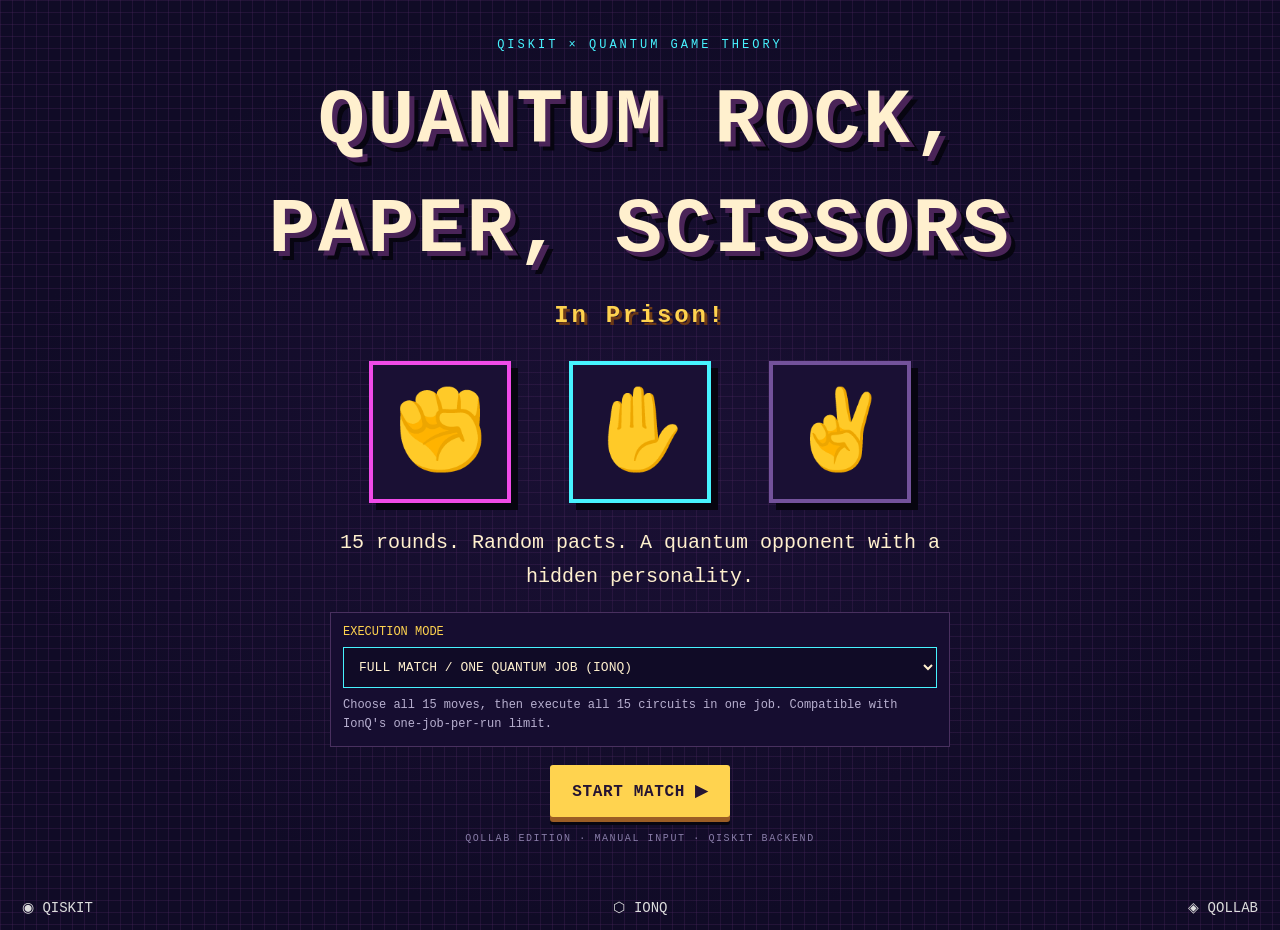
<file: QOLLAB_EDITION-quantum-rock-paper-scissors-2-v1.1/index.html>
<head>
<link rel="stylesheet" href="main.css">
<script type="module" src="main.js"></script>
</head>
<body>
<section id="intro" class="screen active">
  <div class="intro-content">
    <div class="eyebrow">QISKIT × QUANTUM GAME THEORY</div>
    <h1 class="title">QUANTUM ROCK, PAPER, SCISSORS<br><div class="shoot">In Prison!</div></h1>
    <div class="cards" aria-label="Piedra, papel y tijeras">
      <div class="iconcard">✊</div><div class="iconcard">✋</div><div class="iconcard">✌</div>
    </div>
    <p class="sub">15 rounds. Random pacts. A quantum opponent with a hidden personality.</p>
    <div class="mode-picker">
      <label for="executionMode">EXECUTION MODE</label>
      <select id="executionMode">
        <option value="batch" selected>FULL MATCH / ONE QUANTUM JOB (IONQ)</option>
        <option value="live">ROUND BY ROUND / LOCAL SIMULATORS</option>
      </select>
      <p id="modeHelp">Choose all 15 moves, then execute all 15 circuits in one job. Compatible with IonQ's one-job-per-run limit.</p>
    </div>
    <button class="arcade" id="start">START MATCH ▶</button>
    <div class="start-note">QOLLAB EDITION · MANUAL INPUT · QISKIT BACKEND</div>
  </div>
  <div class="sponsors"><span>◉ QISKIT</span><span>⬡ IONQ</span><span>◈ QOLLAB</span></div>
</section>

<section id="game" class="screen">
  <header class="head">
    <div class="player">
      <div class="avatar">🧑🏻‍🚀</div><div><strong>PLAYER 1</strong><div class="score">POINTS: <b id="ps">0</b></div></div>
    </div>
    <h1 class="game-title">VS.</h1>
    <div class="player bot">
      <div><strong>Q-BOT</strong><div class="score">POINTS: <b id="bs">0</b></div></div><div class="avatar">🤖</div>
    </div>
  </header>

  <section id="qaAgreementPanel" class="agreement-panel">
    <div class="agreement-main">
      <div class="agreement-symbol" id="agreementEmoji">🎲</div>
      <div><div class="agreement-label">PACT / CURRENT AGREEMENT</div><div class="agreement-name" id="agreementName">LOADING…</div><div class="muted" id="agreementRound">A new pact is selected at random each round.</div></div>
    </div>
    <div class="agreement-actions" id="agreementActions">
      <div class="action-chip coop"><strong>COOPERATE</strong><span>Match the agreement.</span></div>
      <div class="action-chip betray"><strong>BETRAY</strong><span>Beat the agreement.</span></div>
      <div class="action-chip neutral"><strong>NEUTRAL</strong><span>Lose to the agreement.</span></div>
    </div>
    <div class="scoring-note">SCORING: mutual cooperation +3 each · mutual betrayal +1 each · if at least one betrays, winner gets +5 · all other outcomes 0.</div>
  </section>

  <div class="grid">
    <section>
      <h2 class="section"><span class="cyan">01A /</span> PLAYER 1 DECISION</h2>
      <div class="frame playerframe">
        <div class="moves">
          <div><button class="move" data-m="rock" aria-label="Choose rock">✊</button><div class="move-label">ROCK</div></div>
          <div><button class="move" data-m="paper" aria-label="Choose paper">✋</button><div class="move-label">PAPER</div></div>
          <div><button class="move" data-m="scissors" aria-label="Choose scissors">✌</button><div class="move-label">SCISSORS</div></div>
        </div>
        <div class="character" id="playerCharacter">🧑🏻‍🚀</div>
        <div class="prob">
          <div class="cyan prob-heading">Q-BOT<br>POLICY</div>
          <div class="prob-label">COOP.</div><div class="bar"><span id="pcBar"></span></div><div class="pct" id="pcPct">33.3%</div>
          <div class="prob-label">BETRAY</div><div class="bar betrayal-bar"><span id="ptBar"></span></div><div class="pct" id="ptPct">33.3%</div>
          <div class="prob-label">NEUTRAL</div><div class="bar neutral-bar"><span id="pnBar"></span></div><div class="pct" id="pnPct">33.3%</div>
        </div>
        <div class="playerstatus">PLAYER 1<span id="playerState">Choose a symbol</span></div>
      </div>
    </section>

    <section>
      <h2 class="section"><span class="cyan">01B /</span> QUANTUM OPPONENT</h2>
      <div class="frame botframe">
        <div class="robot">🤖</div><div class="botname">Q-BOT 3000</div>
        <div class="botstate" id="botState">PERSONALITY UNKNOWN</div>
        <div class="machine-move" id="machineMove">AWAITING MEASUREMENT</div>
        <div class="measurement" id="measurementState">Measurement: —</div>
        <div class="status-pill" id="backendStatus">QISKIT BACKEND READY</div>
      </div>
    </section>

    <section class="historypanel">
      <h2 class="section"><span class="pink">04 /</span> ROUND HISTORY</h2>
      <div class="historyframe">
        <table class="historytable">
          <thead><tr><th>RND</th><th>PACT</th><th>PLAYER</th><th>Q-BOT</th><th>PTS P/B</th></tr></thead>
          <tbody id="historyBody"><tr><td colspan="5" class="empty-row">No rounds yet.</td></tr></tbody>
        </table>
      </div>
    </section>
  </div>

  <section class="circuit-section">
    <div class="circuit-header"><h2 class="section"><span class="cyan">02 /</span> THE QUANTUM DECISION CIRCUIT</h2><span class="circuit-tag">2 QUBITS · 1 SHOT / CIRCUIT</span></div>
    <p class="circuit-intro">The circuit encodes the current policy as amplitudes. Measurement returns a two-bit state: <b>|00⟩ = rock</b>, <b>|01⟩ = paper</b>, <b>|10⟩ = scissors</b>. State |11⟩ has zero ideal amplitude; on a noisy backend it is handled with a documented fallback.</p>
    <div id="circuitDiagram" class="circuit-diagram" aria-label="Circuit gate sequence"></div>
    <div class="circuit-math" id="circuitMath">θ and φ are calculated from Q-BOT's current symbol probabilities.</div>
  </section>

  <section class="stats-section">
    <h2 class="section">03 / STRATEGY HISTORY</h2>
    <div class="statsframe"><div class="statsheading">PLAYER ACTIONS</div><div class="dots" id="playerDots"></div><div class="statsheading">Q-BOT ACTIONS</div><div class="dots" id="botDots"></div></div>
  </section>

  <div class="bottom">
    <div class="hint" id="roundLabel">ROUND 1 / 15 — Choose your move</div>
    <div class="bottom-actions">
      <button class="arcade secondary" id="newAgreement" type="button" hidden>SKIP AGREEMENT ↻</button>
      <button class="arcade" id="runBatch" type="button" hidden>EXECUTE QUANTUM MATCH ▶</button>
      <button class="arcade" id="finishMatch" type="button" hidden>GUESS Q-BOT ▸</button>
      <button class="arcade secondary" id="backToIntro" type="button">NEW MATCH</button>
    </div>
  </div>
  <div id="notice" class="notice" role="status" aria-live="polite">Ready. Choose an action for the current agreement.</div>
</section>

<section id="ending" class="screen ending-screen">
  <div class="eyebrow">MATCH COMPLETE</div>
  <h1 class="endtitle" id="endtitle">15 ROUNDS COMPLETE</h1>
  <div class="endscore" id="endscore"></div>
  <div class="guess-panel" id="guessPanel">
    <div class="guess-title">FINAL TEST / GUESS THE SECRET PERSONALITY</div>
    <p>What strategy did Q-BOT follow throughout the match?</p>
    <div class="guess-options">
      <button class="arcade" data-personality="indiferente">INDIFFERENT</button>
      <button class="arcade" data-personality="reciproco">RECIPROCAL</button>
      <button class="arcade" data-personality="rencoroso">RESENTFUL</button>
    </div>
    <div id="guessResult" role="status" aria-live="polite">Correct guess: +15 bonus points.</div>
  </div>
  <button class="arcade" id="restart">PLAY AGAIN ▶</button>
</section>
</body>
</file>
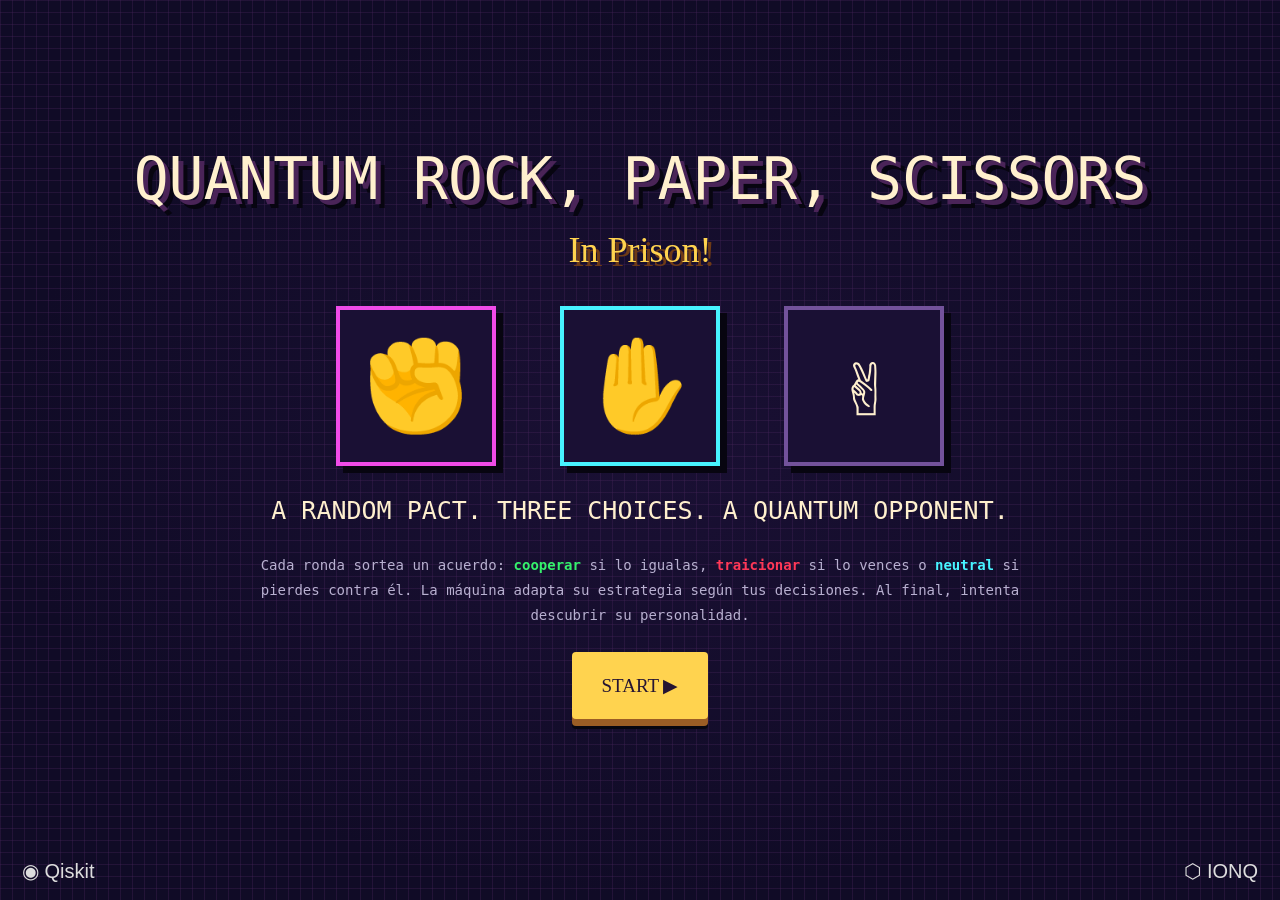
<file: quantum_arcade.html>
<!doctype html>
<html lang="es">

<head>
  <meta charset="utf-8">
  <meta name="viewport" content="width=device-width,initial-scale=1">
  <title>Quantum Arcade</title>
  <style>
    :root {
      --bg: #100b26;
      --cream: #fff0ce;
      --pink: #f04be8;
      --cyan: #47f3ff;
      --yellow: #ffd34f;
      --green: #35f16c;
      --red: #ff3857
    }

    * {
      box-sizing: border-box
    }

    body {
      margin: 0;
      background: #100b26;
      color: var(--cream);
      font-family: 'Share Tech Mono', monospace;
      background-image: linear-gradient(90deg, #48265c55 1px, transparent 1px), linear-gradient(#48265c55 1px, transparent 1px), radial-gradient(ellipse, #1a1034 0, #100b26 70%);
      background-size: 12px 12px, 12px 12px, auto
    }

    button {
      cursor: pointer;
      font: inherit
    }

    button:focus-visible {
      outline: 3px solid white
    }

    h1,
    h2,
    .pixel {
      font-family: 'Press Start 2P', monospace;
      line-height: 1.7;
      font-weight: 400
    }

    .screen {
      display: none;
      min-height: 100vh;
      position: relative;
      padding: 24px
    }

    .screen.active {
      display: flex
    }

    #intro,
    #ending {
      align-items: center;
      justify-content: center;
      text-align: center;
      flex-direction: column
    }

    #intro {
      padding-bottom: 75px
    }

    .title {
      font-size: clamp(24px, 5.5vw, 58px);
      text-shadow: 5px 5px #4a2458, 9px 9px #070510;
      margin: 0
    }

    .shoot {
      font: clamp(22px, 3vw, 36px) 'Press Start 2P';
      color: var(--yellow);
      text-shadow: 4px 4px #6e3a16;
      margin: 0 0 35px
    }

    .cards {
      display: flex;
      gap: clamp(14px, 5vw, 68px);
      justify-content: center;
      margin-bottom: 30px
    }

    .iconcard {
      width: clamp(100px, 13vw, 160px);
      aspect-ratio: 1;
      border: 4px solid var(--pink);
      box-shadow: 7px 7px #070510;
      background: #1a1034;
      display: grid;
      place-items: center;
      font-size: clamp(55px, 7vw, 88px)
    }

    .iconcard:nth-child(2) {
      border-color: var(--cyan)
    }

    .iconcard:nth-child(3) {
      border-color: #73529b
    }

    .sub {
      font-size: clamp(16px, 2.2vw, 25px);
      margin: 12px 0 28px
    }

    .arcade {
      font: clamp(13px, 1.7vw, 19px) 'Press Start 2P';
      padding: 22px 30px;
      border: 0;
      border-radius: 4px;
      background: var(--yellow);
      color: #251432;
      box-shadow: 0 7px #9b5d25, 0 10px #070510
    }

    .arcade:active {
      transform: translateY(5px);
      box-shadow: 0 2px #9b5d25
    }

    .sponsors {
      position: absolute;
      bottom: 17px;
      left: 22px;
      right: 22px;
      display: flex;
      justify-content: space-between;
      font: 20px Arial;
      color: #ddd
    }

    #game {
      flex-direction: column;
      gap: 18px;
      background: #100b26dd
    }

    .head {
      display: grid;
      grid-template-columns: 1fr auto 1fr;
      align-items: center;
      gap: 16px
    }

    .player {
      border: 3px solid var(--pink);
      padding: 8px 12px;
      display: flex;
      gap: 12px;
      align-items: center;
      box-shadow: 0 0 15px #f04be833
    }

    .player.bot {
      border-color: var(--cyan);
      justify-content: flex-end;
      text-align: right;
      box-shadow: 0 0 15px #47f3ff33
    }

    .avatar {
      width: 52px;
      height: 52px;
      display: grid;
      place-items: center;
      font-size: 31px;
      background: #251344;
      border: 2px solid currentColor
    }

    .player strong {
      font: clamp(9px, 1vw, 14px) 'Press Start 2P';
      color: var(--pink);
      line-height: 1.8
    }

    .bot strong {
      color: var(--cyan)
    }

    .score {
      font-size: 18px
    }

    .game-title {
      font-size: clamp(12px, 2.2vw, 27px);
      text-align: center;
      white-space: nowrap;
      text-shadow: 3px 3px #632c8a;
      margin: 0
    }

    .grid {
      display: grid;
      grid-template-columns: 1.08fr .9fr 1.08fr;
      gap: 18px
    }

    .section {
      font: clamp(9px, 1.1vw, 14px) 'Press Start 2P';
      margin: 0 0 10px;
      line-height: 1.8
    }

    .cyan {
      color: var(--cyan)
    }

    .pink {
      color: var(--pink)
    }

    .frame {
      height: 330px;
      border: 2px solid var(--cyan);
      padding: 12px;
      background: #1a1034e8
    }

    .playerframe {
      border-color: var(--pink);
      display: grid;
      grid-template-columns: 64px 1fr 75px;
      gap: 8px;
      align-items: center
    }

    .moves {
      display: grid;
      gap: 9px
    }

    .move {
      width: 58px;
      height: 58px;
      background: #10102b;
      border: 2px solid var(--cyan);
      color: white;
      font-size: 32px;
      box-shadow: 0 0 9px #47f3ff44
    }

    .move.selected,
    .move:hover {
      outline: 2px solid var(--pink);
      background: #35204f
    }

    .move-label {
      text-align: center;
      font-size: 13px
    }

    .character {
      text-align: center;
      font-size: clamp(60px, 7vw, 100px);
      filter: drop-shadow(4px 4px #6a347b)
    }

    .prob {
      text-align: center;
      font-size: 13px;
      line-height: 1.5
    }

    .pct {
      font-size: 21px;
      margin-top: 6px
    }

    .playerstatus {
      grid-column: 1/4;
      text-align: center;
      font: 12px 'Press Start 2P';
      line-height: 1.8
    }

    .playerstatus span {
      display: block;
      color: var(--pink)
    }

    .botframe {
      display: flex;
      flex-direction: column;
      justify-content: center;
      align-items: center;
      text-align: center
    }

    .robot {
      font-size: clamp(85px, 10vw, 135px);
      filter: drop-shadow(0 0 15px #47f3ff66)
    }

    .botname {
      font: clamp(10px, 1.2vw, 15px) 'Press Start 2P';
      margin-top: 8px
    }

    .botstate {
      color: var(--cyan);
      margin-top: 8px;
      font-size: 15px
    }

    .historyframe {
      height: 330px;
      border: 2px solid var(--pink);
      background: #1a1034e8;
      overflow: auto;
      padding: 6px
    }

    .historytable {
      width: 100%;
      border-collapse: collapse;
      font-size: clamp(11px, .95vw, 14px)
    }

    .historytable th {
      text-align: left;
      font-weight: normal;
      border-bottom: 1px solid #6c357a;
      padding: 8px 3px
    }

    .historytable td {
      padding: 10px 3px;
      border-bottom: 1px solid #38204e;
      white-space: nowrap
    }

    .won {
      color: var(--cyan)
    }

    .lost {
      color: var(--pink)
    }

    .draw {
      color: var(--yellow)
    }

    .statsframe {
      border: 2px solid var(--cyan);
      padding: 13px 17px;
      max-width: 800px;
      background: #1a1034e8
    }

    .statsheading {
      font-size: 15px;
      margin-bottom: 10px
    }

    .dots {
      display: flex;
      gap: 9px;
      flex-wrap: wrap;
      margin: 8px 0
    }

    .dot {
      width: 16px;
      height: 16px;
      background: #50305f
    }

    .dot.win {
      background: var(--green);
      box-shadow: 0 0 7px #35f16c66
    }

    .dot.loss {
      background: var(--red);
      box-shadow: 0 0 7px #ff385766
    }

    .dot.tie {
      background: var(--yellow)
    }

    .bottom {
      display: flex;
      justify-content: space-between;
      align-items: center;
      gap: 12px;
      flex-wrap: wrap
    }

    .bottom .arcade {
      font-size: 11px;
      padding: 15px 17px
    }

    .hint {
      color: #b8b0d0
    }

    .endtitle {
      font-size: clamp(21px, 4.8vw, 52px);
      text-shadow: 5px 5px #4a2458, 8px 8px #070510
    }

    .endscore {
      color: var(--cyan);
      font-size: 19px;
      line-height: 2
    }

    @media(max-width:950px) {
      .grid {
        grid-template-columns: 1fr 1fr
      }

      .historypanel {
        grid-column: 1/-1
      }

      .historyframe {
        height: 230px
      }

      .head {
        grid-template-columns: 1fr auto 1fr
      }

      .avatar {
        width: 40px;
        height: 40px;
        font-size: 25px
      }

      .player {
        padding: 6px
      }

      .score {
        font-size: 14px
      }
    }

    @media(max-width:620px) {
      .screen {
        padding: 12px
      }

      .head {
        grid-template-columns: 1fr 1fr
      }

      .game-title {
        grid-column: 1/-1;
        grid-row: 1
      }

      .player {
        grid-row: 2
      }

      .grid {
        grid-template-columns: 1fr
      }

      .historypanel {
        grid-column: auto
      }

      .frame {
        height: 300px
      }

      .historyframe {
        height: 230px
      }

      .character {
        font-size: 70px
      }

      .robot {
        font-size: 95px
      }

      .sponsors {
        font-size: 14px
      }

      .dot {
        width: 13px;
        height: 13px
      }

      .dots {
        gap: 6px
      }
    }
  </style>
</head>

<body>
  <section id="intro" class="screen active">
    <div>
      <h1 class="title">QUANTUM ROCK, PAPER, SCISSORS<br><div class="shoot">In Prison!</div></h1>
      
      <div class="cards">
        <div class="iconcard">✊</div>
        <div class="iconcard">✋</div>
        <div class="iconcard">✌</div>
      </div>
      <p class="sub">Make your move, test your luck</p><button class="arcade" id="start">START ▶</button>
    </div>
    <div class="sponsors"><span>◉ Qiskit</span><span>⬡ IONQ</span></div>
  </section>
  <section id="game" class="screen">
    <header class="head">
      <div class="player">
        <div class="avatar">🧑🏻‍🚀</div>
        <div><strong>PLAYER 1</strong>
          <div class="score">Score: <b id="ps">0</b></div>
        </div>
      </div>
      <h1 class="game-title">VS</h1>
      <div class="player bot">
        <div><strong>Q-BOT</strong>
          <div class="score">Score: <b id="bs">0</b></div>
        </div>
        <div class="avatar">🤖</div>
      </div>
    </header>
    <div class="grid">
      <section>
        <h2 class="section"><span class="cyan">01A /</span> PLAYER 1 CHARACTER</h2>
        <div class="frame playerframe">
          <div class="moves">
            <div><button class="move" data-m="rock">✊</button>
              <div class="move-label">ROCK</div>
            </div>
            <div><button class="move" data-m="paper">✋</button>
              <div class="move-label">PAPER</div>
            </div>
            <div><button class="move" data-m="scissors">✌</button>
              <div class="move-label">SCISSORS</div>
            </div>
          </div>
          <div class="character">🧑🏻‍🚀</div>
          <div class="prob">
            <div class="cyan" style="font-size:24px">％</div>QUANTUM<br>PROBABILITY<div class="pct" id="pr">33%</div>
            <div class="pct" id="pp">33%</div>
            <div class="pct" id="pt">33%</div>
          </div>
          <div class="playerstatus">PLAYER 1<span id="state">READY</span></div>
        </div>
      </section>
      <section>
        <h2 class="section"><span class="cyan">01B /</span> Q-BOT OPPONENT</h2>
        <div class="frame botframe">
          <div class="robot">🤖</div>
          <div class="botname">Q-BOT 3000</div>
          <div class="botstate" id="botstate">ACTIVE / THINKING</div>
        </div>
      </section>
      <section class="historypanel">
        <h2 class="section"><span class="pink">04 /</span> ROUND HISTORY</h2>
        <div class="historyframe">
          <table class="historytable">
            <thead>
              <tr>
                <th>ROUND</th>
                <th>YOU vs Q-BOT</th>
                <th>RESULT</th>
              </tr>
            </thead>
            <tbody id="hist"></tbody>
          </table>
        </div>
      </section>
    </div>
    <section>
      <h2 class="section">STATS</h2>
      <div class="statsframe">
        <div class="statsheading">RECENT PERFORMANCE:</div>
        <div class="dots" id="pdots"></div>
        <div class="dots" id="bdots"></div>
      </div>
    </section>
    <div class="bottom">
      <div class="hint" id="roundlabel">ROUND 1 / 15 — Choose your move</div>
      <div><button class="arcade" id="cameraToggle" style="font-size:10px;padding:12px 14px">CAMERA: OFF</button>
        <button class="arcade" id="end">END GAME ▸</button></div>
    </div>
    <div id="integrationPanel"
      style="border:1px solid #49305f;background:#160d30;padding:12px;margin-top:2px;font-size:13px">
      <b style="color:var(--cyan)">INTEGRATION STATUS</b>
      <span id="integrationStatus">Gesture model: not connected · Qiskit backend: demo mode</span>
      <video id="gestureVideo" autoplay playsinline muted
        style="display:none;width:180px;max-width:100%;margin-top:10px;border:1px solid var(--cyan)"></video>
      <div style="margin-top:6px;color:#b8b0d0"></div>
    </div>
  </section>
  <section id="ending" class="screen">
    <h1 class="endtitle" id="endtitle">CONGRATULATIONS!<br>YOU WIN!</h1>
    <div class="endscore" id="endscore"></div><button class="arcade" id="restart">RESTART ▶</button>
  </section>
  <script>
    /*
     * QUANTUM ARCADE — PUNTOS DE INTEGRACIÓN
     * 1) Cámara + modelo de gestos.
     * 2) Backend de Qiskit.
     * 3) Reglas/estrategia del hackathon.
     * 4) Interfaz: actualiza marcador, historial y Recent Performance.
     */
    (() => {
      "use strict";
      const CONFIG = {
        TOTAL_ROUNDS: 15,
        // UNIR- Completar
        QUANTUM_API_URL: "",
        // UNIR- Completar
        GESTURE_API_URL: "",

        USE_DEMO_OPPONENT: true
      };

      const MOVES = {
        rock: { label: "ROCK", emoji: "✊", oneHot: "100" },
        paper: { label: "PAPER", emoji: "✋", oneHot: "010" },
        scissors: { label: "SCISSORS", emoji: "✌", oneHot: "001" }
      };
      const ORDER = ["rock", "paper", "scissors"];
      let round = 0, playerScore = 0, botScore = 0;
      let history = [], playerRecent = [], botRecent = [], previousPlayerMoves = [];
      let cameraStream = null, gestureTimer = null, lastDetectedGesture = null;
      const $ = id => document.getElementById(id);
      let roundAudioContext = null;

      function desbloquearAudioRonda() {
        const AudioContextClass =
          window.AudioContext || window.webkitAudioContext;

        if (!AudioContextClass) return;

        if (!roundAudioContext) {
          roundAudioContext = new AudioContextClass();
        }

        if (roundAudioContext.state === "suspended") {
          roundAudioContext.resume().catch(() => {});
        }
      }

      function sonidoRonda() {
        desbloquearAudioRonda();

        const ctx = roundAudioContext;
        if (!ctx || ctx.state !== "running") return;

        const ahora = ctx.currentTime;
        const tono = ctx.createOscillator();
        const volumen = ctx.createGain();

        // Sonido breve de estilo arcade.
        tono.type = "square";
        tono.frequency.setValueAtTime(740, ahora);
        tono.frequency.exponentialRampToValueAtTime(
          520, ahora + 0.085
        );

        volumen.gain.setValueAtTime(0.0001, ahora);
        volumen.gain.exponentialRampToValueAtTime(
          0.045, ahora + 0.008
        );
        volumen.gain.exponentialRampToValueAtTime(
          0.0001, ahora + 0.11
        );

        tono.connect(volumen);
        volumen.connect(ctx.destination);

        tono.start(ahora);
        tono.stop(ahora + 0.12);
      }
      function showScreen(id) {
        document.querySelectorAll(".screen").forEach(s => s.classList.remove("active"));
        $(id).classList.add("active");
        window.scrollTo(0, 0);
      }

      // ===================== 1: MODELO DE GESTOS =====================
      // Solo abre la cámara. 
      function decodeOneHot(value) {
        const normalized = String(value).replace(/[^01]/g, "");
        if (normalized === "100") return "rock";
        if (normalized === "010") return "paper";
        if (normalized === "001") return "scissors";
        return null;
      }

      async function startGestureRecognition() {
        /*
         * INSERTAR AQUÍ la inicialización del modelo 
         */
        if (!navigator.mediaDevices?.getUserMedia) {
          setIntegrationStatus("Este navegador no permite cámara aquí. Usa localhost o HTTPS.");
          return;
        }
        try {
          cameraStream = await navigator.mediaDevices.getUserMedia({ video: { facingMode: "user" }, audio: false });
          $("gestureVideo").srcObject = cameraStream;
          $("gestureVideo").style.display = "block";
          $("cameraToggle").textContent = "CAMERA: ON";
          setIntegrationStatus("Cámara activa; reconocimiento de gestos pendiente.");
          // TODO [COMPAÑERO VISIÓN]: iniciar aquí con $("gestureVideo").
        } catch (error) {
          setIntegrationStatus("No se pudo abrir la cámara: " + (error.message || "permiso denegado"));
        }
      }

      function onGestureDetected(gesture) {
        // Punto de entrada para el módulo de visión.
        const move = MOVES[gesture] ? gesture : decodeOneHot(gesture);
        if (!move || move === lastDetectedGesture) return;
        lastDetectedGesture = move;
        play(move, "camera");
        // que la mano volvió a una posición neutral y pueda aceptar otro gesto.
      }
      function rearmGestureInput() { lastDetectedGesture = null; }

      function stopGestureRecognition() {
        if (gestureTimer) { clearInterval(gestureTimer); gestureTimer = null; }
        if (cameraStream) cameraStream.getTracks().forEach(track => track.stop());
        cameraStream = null;
        $("gestureVideo").srcObject = null;
        $("gestureVideo").style.display = "none";
        $("cameraToggle").textContent = "CAMERA: OFF";
        setIntegrationStatus("Cámara apagada.");
        rearmGestureInput();
      }

      // ===================== 2: BACKEND QISKIT =====================

      async function requestQuantumMove(playerMove) {
        if (CONFIG.USE_DEMO_OPPONENT || !CONFIG.QUANTUM_API_URL) {
          return demoOpponentMove();
        }
        const response = await fetch(CONFIG.QUANTUM_API_URL, {
          method: "POST",
          headers: { "Content-Type": "application/json" },
          body: JSON.stringify({
            round: round + 1,
            player_move: playerMove,
            player_one_hot: MOVES[playerMove].oneHot,
            previous_player_moves: previousPlayerMoves,
            player_score: playerScore,
            bot_score: botScore
          })
        });
        if (!response.ok) throw new Error("Backend Qiskit respondió HTTP " + response.status);
        const data = await response.json();
        if (!MOVES[data.bot_move]) throw new Error("Respuesta Qiskit inválida: falta bot_move válido.");
        return { ...data, bot_move: data.bot_move, source: data.source || "qiskit" };
      }

      // Sustituto temporal para poder probar la interfaz sin servidor.
      function demoOpponentMove() {
        const weights = ORDER.map(m => Math.max(1, 4 - previousPlayerMoves.filter(x => x === m).length));
        let value = Math.random() * weights.reduce((a, b) => a + b, 0);
        for (let i = 0; i < ORDER.length; i++) { value -= weights[i]; if (value <= 0) return { bot_move: ORDER[i], source: "demo" }; }
        return { bot_move: ORDER[0], source: "demo" };
      }

      // =====================  3: REGLAS DE LA PARTIDA =====================
      function judge(playerMove, botMove) {
        if (playerMove === botMove) return "tie";
        if ((playerMove === "rock" && botMove === "scissors") ||
          (playerMove === "paper" && botMove === "rock") ||
          (playerMove === "scissors" && botMove === "paper")) return "win";
        return "loss";
      }

      async function play(playerMove, inputSource = "buttons") {
        if (round >= CONFIG.TOTAL_ROUNDS || !MOVES[playerMove]) return;
        
        sonidoRonda(); // Un sonido por cada jugada aceptada.

        document.querySelectorAll("[data-m]").forEach(
          b => b.disabled = true
        );

        document.querySelectorAll("[data-m]").forEach(b => b.disabled = true);
        $("botstate").textContent = "THINKING...";
        $("state").textContent = "PROCESSING...";
        let botData;
        try {
          botData = await requestQuantumMove(playerMove);
        } catch (error) {
          setIntegrationStatus("Error de Qiskit: " + error.message + " · Se usó rival demo para esta ronda.");
          botData = demoOpponentMove();
        }
        const botMove = botData.bot_move;
        const result = judge(playerMove, botMove);
        round++;
        previousPlayerMoves.push(playerMove);

        if (result === "win") { playerScore++; playerRecent.push("win"); botRecent.push("loss"); }
        else if (result === "loss") { botScore++; playerRecent.push("loss"); botRecent.push("win"); }
        else { playerRecent.push("tie"); botRecent.push("tie"); }

        history.unshift({
          round, player_move: playerMove, player_one_hot: MOVES[playerMove].oneHot,
          bot_move: botMove, result, input_source: inputSource,
          backend: botData.source || "demo", strategy: botData.strategy_guess || null,
          agreement: botData.agreement ?? null, betrayal: botData.betrayal ?? null
        });

        $("ps").textContent = playerScore; $("bs").textContent = botScore;
        $("state").textContent = MOVES[playerMove].label + " / " + MOVES[playerMove].oneHot;
        $("botstate").textContent = MOVES[botMove].label + " / " + MOVES[botMove].oneHot;
        $("pr").textContent = playerMove === "rock" ? "100%" : "0%";
        $("pp").textContent = playerMove === "paper" ? "100%" : "0%";
        $("pt").textContent = playerMove === "scissors" ? "100%" : "0%";
        document.querySelectorAll("[data-m]").forEach(b => {
          b.disabled = false;
          b.classList.toggle("selected", b.dataset.m === playerMove);
        });
        $("roundlabel").textContent = round < CONFIG.TOTAL_ROUNDS
          ? `ROUND ${round + 1} / ${CONFIG.TOTAL_ROUNDS} — Choose your move`
          : `ROUND ${CONFIG.TOTAL_ROUNDS} / ${CONFIG.TOTAL_ROUNDS} — MATCH COMPLETE`;
        render();
        if (round === CONFIG.TOTAL_ROUNDS) setTimeout(showEnding, 450);
      }

      // =====================  4: ESTRATEGIA / REGLAS EXTRA =====================
      // Si el reto incluye cooperación, acuerdo, traición o adivinar la estrategia:

      function render() {
        $("hist").innerHTML = history.map(x => {
          const label = x.result === "win" ? "YOU WIN" : x.result === "loss" ? "Q-Bot Wins" : "DRAW";
          const cls = x.result === "win" ? "won" : x.result === "loss" ? "lost" : "draw";
          return `<tr><td>ROUND ${String(x.round).padStart(2, "0")}</td><td>${MOVES[x.player_move].emoji} vs ${MOVES[x.bot_move].emoji}</td><td class="${cls}">${label}</td></tr>`;
        }).join("");
        const dots = arr => Array.from({ length: CONFIG.TOTAL_ROUNDS }, (_, i) =>
          `<span class="dot ${arr[i] === "win" ? "win" : arr[i] === "loss" ? "loss" : arr[i] === "tie" ? "tie" : ""}" title="${arr[i] || "Ronda sin jugar"}"></span>`
        ).join("");
        $("pdots").innerHTML = dots(playerRecent);
        $("bdots").innerHTML = dots(botRecent);
      }

      function showEnding() {
        const title = playerScore > botScore ? "CONGRATULATIONS!<br>YOU WIN!"
          : playerScore < botScore ? "BETTER LUCK<br>NEXT TIME" : "IT'S A TIE!<br>GOOD GAME!";
        $("endtitle").innerHTML = title;
        $("endscore").innerHTML = `PLAYER 1: ${playerScore}<br>Q-BOT: ${botScore}<br><small>${round} ROUNDS COMPLETE</small>`;
        showScreen("ending");
      }

      function reset() {
        stopGestureRecognition();
        round = playerScore = botScore = 0;
        history = []; playerRecent = []; botRecent = []; previousPlayerMoves = [];
        $("ps").textContent = $("bs").textContent = "0";
        $("state").textContent = "READY"; $("botstate").textContent = "ACTIVE / THINKING";
        $("pr").textContent = $("pp").textContent = $("pt").textContent = "33%";
        $("roundlabel").textContent = "ROUND 1 / 15 — Choose your move";
        document.querySelectorAll("[data-m]").forEach(b => { b.classList.remove("selected"); b.disabled = false; });
        render(); showScreen("intro");
        setIntegrationStatus("Gesture model: not connected · Qiskit backend: demo mode");
      }
      function setIntegrationStatus(message) { $("integrationStatus").textContent = message; }

      $("start").addEventListener("click", () => {
        desbloquearAudioRonda();
        showScreen("game");
      });
      document.querySelectorAll("[data-m]").forEach(b => b.addEventListener("click", () => play(b.dataset.m, "buttons")));
      $("end").addEventListener("click", showEnding);
      $("restart").addEventListener("click", reset);
      $("cameraToggle").addEventListener("click", () => cameraStream ? stopGestureRecognition() : startGestureRecognition());

      window.QuantumArcade = { onGestureDetected, rearmGestureInput, decodeOneHot, play };
      render();
    })();
  </script>
  <script src="./quantum_arcade_vqc.js"></script>
</body>

</html>
</file>
<file: QOLLAB_EDITION-quantum-rock-paper-scissors-2-v1.1/main.css>
:root{--bg:#100b26;--cream:#fff0ce;--pink:#f04be8;--cyan:#47f3ff;--yellow:#ffd34f;--green:#35f16c;--red:#ff3857;--muted:#b8b0d0;--panel:#1a1034;--line:#49305f}
*{box-sizing:border-box}html{color-scheme:dark}body{margin:0;background:var(--bg);color:var(--cream);font-family:"Share Tech Mono",ui-monospace,SFMono-Regular,Consolas,monospace;background-image:linear-gradient(90deg,#48265c55 1px,transparent 1px),linear-gradient(#48265c55 1px,transparent 1px),radial-gradient(ellipse,#1a1034 0,#100b26 70%);background-size:12px 12px,12px 12px,auto}button,select{cursor:pointer;font:inherit}button:focus-visible,select:focus-visible{outline:3px solid #fff;outline-offset:3px}button:disabled{opacity:.45;cursor:not-allowed}h1,h2,.pixel{font-family:ui-monospace,SFMono-Regular,Consolas,monospace;line-height:1.4;font-weight:900;letter-spacing:.035em}.screen{display:none;min-height:100vh;position:relative;padding:22px}.screen.active{display:flex}#intro,.ending-screen{align-items:center;justify-content:center;text-align:center;flex-direction:column}.intro-content{width:min(100%,850px);padding:16px 0 65px}.eyebrow{font-size:12px;letter-spacing:.25em;color:var(--cyan);margin:0 0 15px}.title{font-size:clamp(35px,7vw,78px);text-shadow:5px 5px #4a2458,9px 9px #070510;margin:0}.shoot{font-size:clamp(15px,2.2vw,24px);font-weight:900;color:var(--yellow);text-shadow:3px 3px #6e3a16;margin:14px 0 28px}.cards{display:flex;gap:clamp(14px,5vw,58px);justify-content:center;margin-bottom:23px}.iconcard{width:clamp(84px,13vw,142px);aspect-ratio:1;border:4px solid var(--pink);box-shadow:7px 7px #070510;background:#1a1034;display:grid;place-items:center;font-size:clamp(49px,7vw,78px)}.iconcard:nth-child(2){border-color:var(--cyan)}.iconcard:nth-child(3){border-color:#73529b}.sub{font-size:clamp(15px,2vw,20px);line-height:1.7;margin:10px auto 18px;max-width:680px}.mode-picker{max-width:620px;margin:0 auto 18px;text-align:left;padding:12px;border:1px solid var(--line);background:#160d30}.mode-picker label{display:block;color:var(--yellow);font-size:12px;margin-bottom:8px}.mode-picker select{width:100%;color:var(--cream);background:#100b26;border:1px solid var(--cyan);padding:11px;font-size:13px}.mode-picker p{color:var(--muted);font-size:12px;line-height:1.6;margin:8px 0 0}.arcade{font-weight:900;letter-spacing:.04em;font-size:clamp(12px,1.5vw,16px);padding:16px 22px;border:0;border-radius:3px;background:var(--yellow);color:#251432;box-shadow:0 5px #9b5d25,0 8px #070510}.arcade:active{transform:translateY(3px);box-shadow:0 2px #9b5d25}.arcade.secondary{background:#251344;color:var(--cream);box-shadow:0 5px #070510;border:1px solid var(--line)}.sponsors{position:absolute;bottom:15px;left:22px;right:22px;display:flex;justify-content:space-between;font-size:14px;color:#ddd}.start-note{color:#887da8;font-size:10px;letter-spacing:.16em;margin-top:16px}#game{flex-direction:column;gap:15px;background:#100b26dd}.head{display:grid;grid-template-columns:1fr auto 1fr;align-items:center;gap:14px}.player{border:3px solid var(--pink);padding:8px 12px;display:flex;gap:12px;align-items:center;box-shadow:0 0 15px #f04be833;min-width:0}.player.bot{border-color:var(--cyan);justify-content:flex-end;text-align:right;box-shadow:0 0 15px #47f3ff33}.avatar{width:48px;height:48px;flex:0 0 auto;display:grid;place-items:center;font-size:28px;background:#251344;border:2px solid currentColor}.player strong{font-size:11px;color:var(--pink);line-height:1.8}.bot strong{color:var(--cyan)}.score{font-size:15px}.game-title{font-size:clamp(13px,2vw,25px);text-align:center;white-space:nowrap;text-shadow:3px 3px #632c8a;margin:0}.agreement-panel{border:2px solid var(--yellow);background:#1a1034e8;padding:12px 15px;display:grid;grid-template-columns:minmax(230px,.85fr) 2fr;gap:12px;align-items:center;box-shadow:0 0 14px #ffd34f18}.agreement-main{display:flex;align-items:center;gap:12px;min-width:0}.agreement-symbol{font-size:40px;color:var(--yellow);text-shadow:0 0 12px #ffd34f55;line-height:1}.agreement-label{font-weight:900;font-size:11px;color:var(--yellow);line-height:1.8}.agreement-name{font-weight:900;font-size:18px;line-height:1.6}.muted{color:var(--muted);font-size:12px;line-height:1.5}.agreement-actions{display:grid;grid-template-columns:repeat(3,minmax(0,1fr));gap:7px}.action-chip{border:1px solid var(--line);background:#100b26;padding:8px;min-width:0;line-height:1.5}.action-chip strong{display:block;font-size:10px;margin-bottom:5px}.action-chip span{display:block;font-size:12px;overflow-wrap:anywhere;color:var(--muted)}.action-chip.coop strong{color:var(--green)}.action-chip.betray strong{color:var(--red)}.action-chip.neutral strong{color:var(--cyan)}.scoring-note{grid-column:1/-1;border-top:1px solid var(--line);padding-top:8px;color:var(--muted);font-size:11px;line-height:1.6}.grid{display:grid;grid-template-columns:1.05fr .9fr 1.2fr;gap:15px}.section{font-size:12px;margin:0 0 9px;line-height:1.8}.cyan{color:var(--cyan)}.pink{color:var(--pink)}.frame{height:318px;border:2px solid var(--cyan);padding:10px;background:#1a1034e8;min-width:0}.playerframe{border-color:var(--pink);display:grid;grid-template-columns:62px minmax(50px,1fr) 86px;gap:7px;align-items:center}.moves{display:grid;gap:8px}.move{width:54px;height:54px;background:#10102b;border:2px solid var(--cyan);color:white;font-size:29px;box-shadow:0 0 9px #47f3ff44}.move.selected,.move:hover{outline:2px solid var(--pink);background:#35204f}.move-label{text-align:center;font-size:10px;margin-top:2px}.character{text-align:center;font-size:clamp(43px,5vw,78px);filter:drop-shadow(4px 4px #6a347b)}.prob{text-align:center;font-size:10px;line-height:1.4;min-width:0}.prob-heading{font-size:11px;font-weight:900;margin-bottom:8px}.prob-label{font-size:9px;color:var(--muted);margin-top:6px}.bar{height:5px;background:#50305f;margin-top:3px}.bar span{display:block;height:100%;width:33.3%;background:var(--green)}.betrayal-bar span{background:var(--red)}.neutral-bar span{background:var(--cyan)}.pct{font-size:12px;margin-top:2px}.playerstatus{grid-column:1/4;text-align:center;font-size:11px;font-weight:900;line-height:1.8}.playerstatus span{display:block;color:var(--pink);font-weight:400}.botframe{display:flex;flex-direction:column;justify-content:center;align-items:center;text-align:center}.robot{font-size:clamp(70px,8vw,105px);filter:drop-shadow(0 0 15px #47f3ff66)}.botname{font-weight:900;font-size:13px;margin-top:6px}.botstate{color:var(--cyan);margin-top:7px;font-size:12px;line-height:1.5}.machine-move{margin-top:12px;color:var(--yellow);font-size:14px;font-weight:900;line-height:1.7}.measurement{font-size:12px;color:var(--muted);margin-top:6px}.status-pill{margin-top:10px;border:1px solid var(--line);color:var(--cyan);padding:4px 7px;font-size:9px;letter-spacing:.08em}.historyframe{height:318px;border:2px solid var(--pink);background:#1a1034e8;overflow:auto;padding:5px}.historytable{width:100%;border-collapse:collapse;font-size:11px}.historytable th{text-align:left;font-weight:900;border-bottom:1px solid #6c357a;padding:7px 3px;color:var(--cyan)}.historytable td{padding:7px 3px;border-bottom:1px solid #38204e;vertical-align:top}.historytable td:nth-child(2){color:var(--yellow)}.won{color:var(--green)}.lost{color:var(--pink)}.draw{color:var(--yellow)}.empty-row{text-align:center;color:var(--muted);padding:22px!important}.circuit-section,.statsframe{border:2px solid var(--cyan);padding:12px 15px;background:#1a1034e8}.circuit-header{display:flex;justify-content:space-between;gap:10px;align-items:start;flex-wrap:wrap}.circuit-tag{font-size:10px;color:var(--yellow);border:1px solid var(--line);padding:5px 7px}.circuit-intro{font-size:12px;line-height:1.7;color:var(--muted);margin:3px 0 12px}.circuit-intro b{color:var(--cream)}.circuit-diagram{display:grid;grid-template-columns:34px repeat(8,minmax(40px,1fr));gap:5px;overflow-x:auto;padding:8px 0 4px;min-width:0}.wire-label{display:flex;align-items:center;font-size:12px;font-weight:900;color:var(--cyan)}.circuit-gate{display:flex;align-items:center;justify-content:center;min-height:32px;white-space:nowrap;border:1px solid #73529b;background:#100b26;color:var(--cream);font-size:10px;padding:4px 2px;position:relative}.circuit-gate.rotation{border-color:var(--pink);color:#ffb1f9}.circuit-gate.control{border-color:var(--yellow);color:var(--yellow)}.circuit-gate.measure{border-color:var(--green);color:var(--green)}.circuit-gate.empty{border-color:transparent;background:transparent}.circuit-math{font-size:11px;color:var(--muted);line-height:1.7;margin-top:10px}.stats-section{min-width:0}.statsframe{max-width:100%;padding:11px 14px}.statsheading{font-size:11px;color:var(--muted);margin:3px 0 7px}.dots{display:flex;gap:7px;flex-wrap:wrap;margin:8px 0 12px}.dot{width:17px;height:17px;background:#50305f;border:1px solid #765487}.dot.coop{background:var(--green);box-shadow:0 0 7px #35f16c55}.dot.betray{background:var(--red);box-shadow:0 0 7px #ff385755}.dot.neutral{background:var(--cyan);box-shadow:0 0 7px #47f3ff55}.bottom{display:flex;justify-content:space-between;align-items:center;gap:12px;flex-wrap:wrap}.bottom-actions{display:flex;gap:8px;align-items:center;flex-wrap:wrap}.bottom .arcade{font-size:10px;padding:12px 14px}.hint{color:var(--muted);font-size:12px}.notice{border-left:3px solid var(--cyan);padding:8px 11px;background:#160d30;color:var(--muted);font-size:12px;line-height:1.6}.notice.error{border-color:var(--red);color:#ffb4c0}.notice.success{border-color:var(--green);color:var(--green)}.ending-screen{gap:12px}.endtitle{font-size:clamp(25px,4.8vw,50px);text-shadow:5px 5px #4a2458,8px 8px #070510}.endscore{color:var(--cyan);font-size:18px;line-height:1.9}.guess-panel{border:2px solid var(--cyan);background:#1a1034;padding:16px;margin:6px 0 12px;width:min(100%,680px)}.guess-title{color:var(--cyan);font-size:12px;font-weight:900;line-height:1.8}.guess-panel p{color:var(--muted);line-height:1.7}.guess-options{display:flex;gap:8px;flex-wrap:wrap;justify-content:center;margin:12px 0}.guess-options .arcade{font-size:10px;padding:12px}.guess-result{line-height:1.8}.hidden{display:none!important}
@media(max-width:1050px){.grid{grid-template-columns:1fr 1fr}.historypanel{grid-column:1/-1}.historyframe{height:250px}.agreement-panel{grid-template-columns:1fr}.scoring-note{grid-column:auto}.head{grid-template-columns:1fr auto 1fr}}
@media(max-width:650px){.screen{padding:12px}.head{grid-template-columns:1fr 1fr}.game-title{grid-column:1/-1;grid-row:1}.player{grid-row:2;padding:6px}.avatar{width:36px;height:36px;font-size:22px}.player strong{font-size:9px}.score{font-size:12px}.grid{grid-template-columns:1fr}.historypanel{grid-column:auto}.frame,.historyframe{height:auto;min-height:250px}.playerframe{grid-template-columns:58px minmax(45px,1fr) 90px}.character{font-size:55px}.robot{font-size:80px}.agreement-actions{grid-template-columns:1fr}.action-chip{display:grid;grid-template-columns:1fr 1.5fr;gap:8px;align-items:center}.action-chip strong{margin:0}.circuit-diagram{grid-template-columns:28px repeat(8,52px)}.sponsors{font-size:10px;left:12px;right:12px}.bottom-actions{width:100%}.bottom-actions .arcade{flex:1}.mode-picker select{font-size:11px}}
</file>
